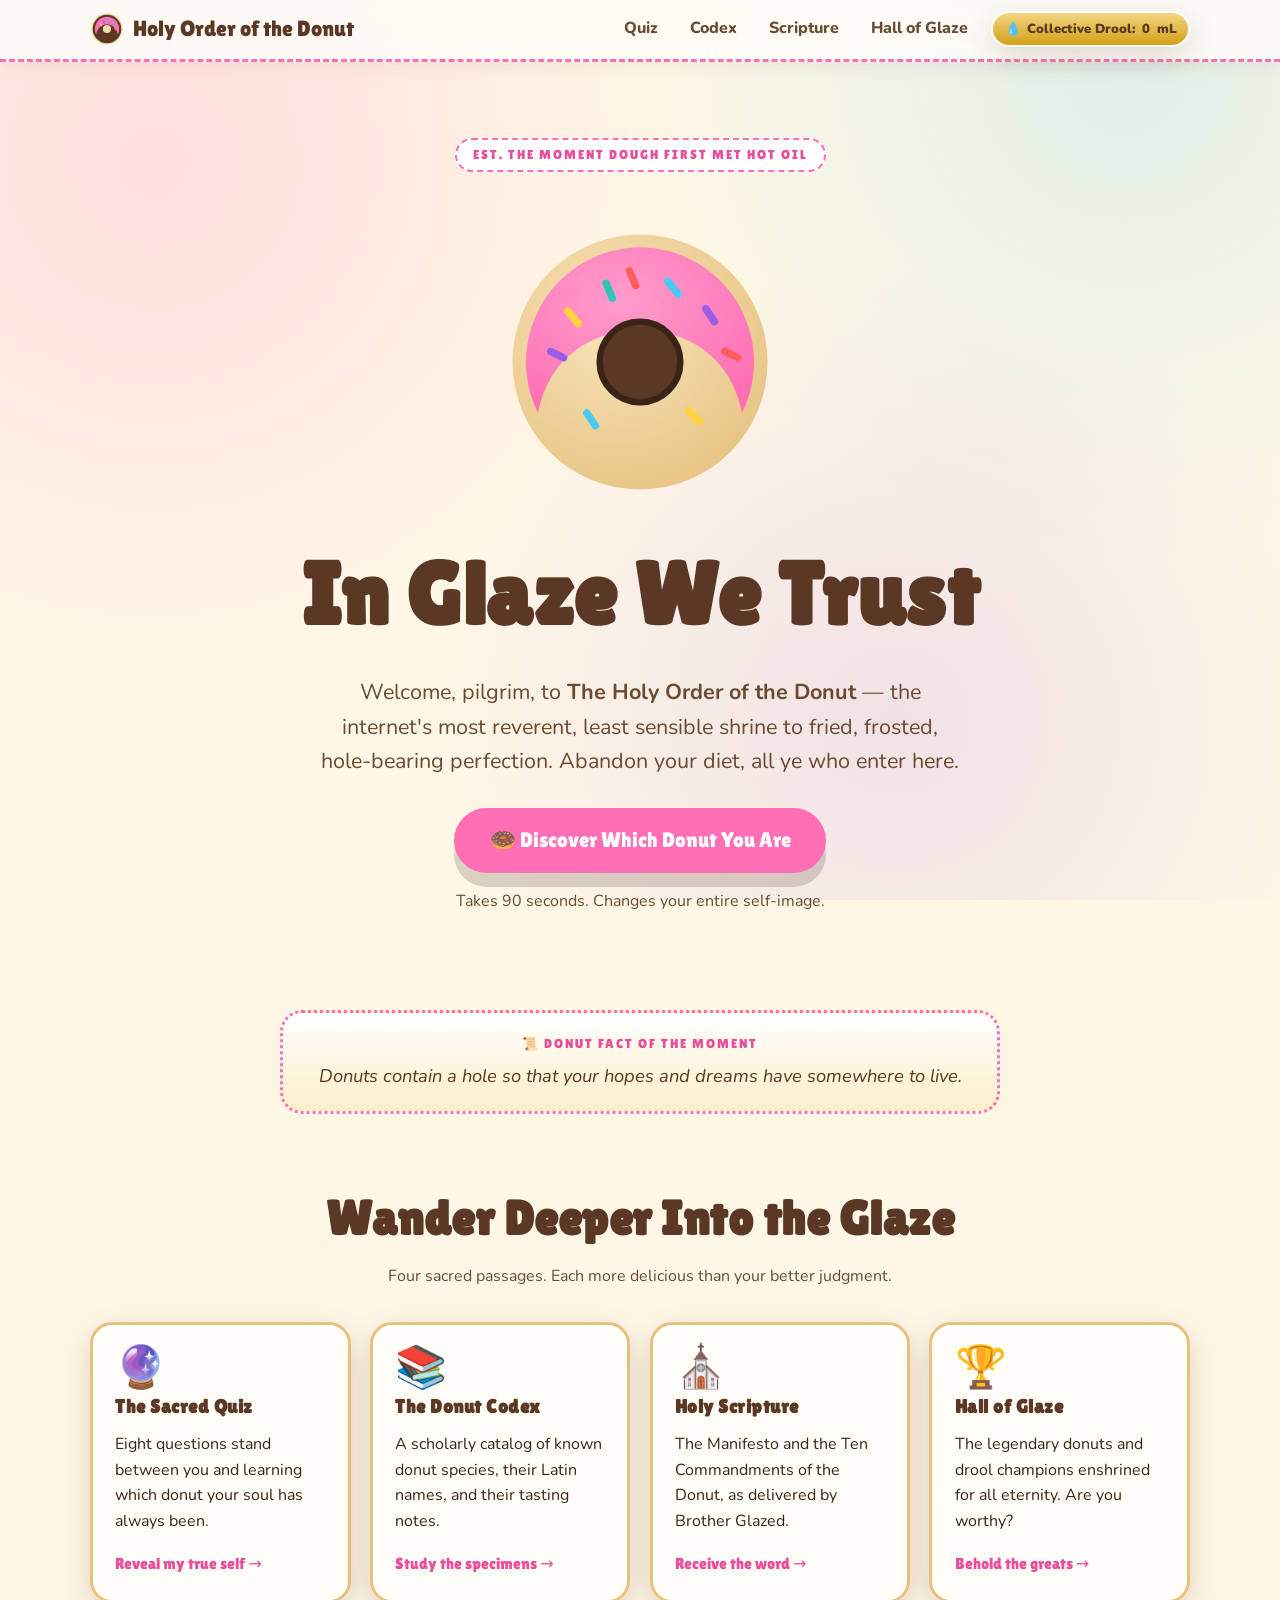
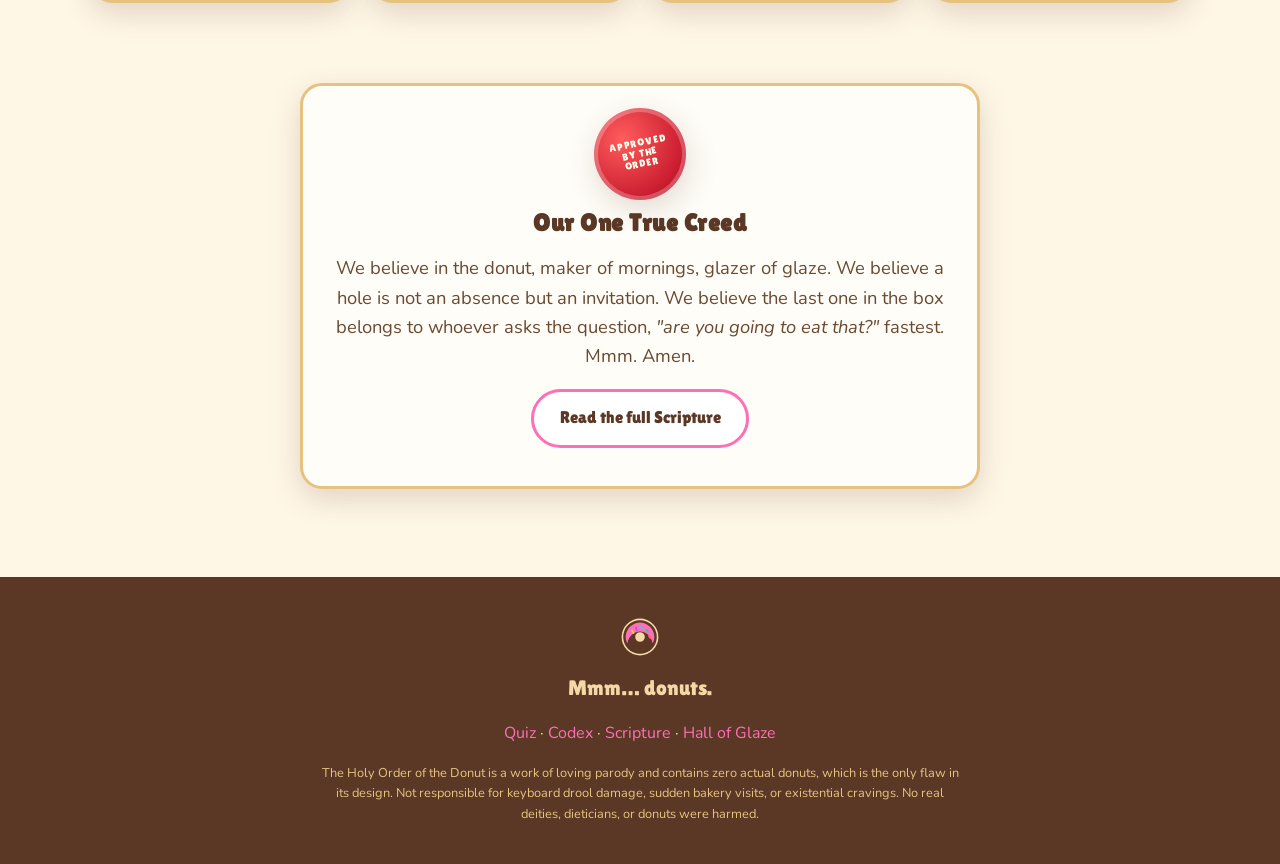
<file: index.html>
<!DOCTYPE html>
<html lang="en">
<head>
  <meta charset="UTF-8" />
  <meta name="viewport" content="width=device-width, initial-scale=1.0" />
  <title>The Holy Order of the Donut 🍩 — In Glaze We Trust</title>
  <meta name="description" content="The official shrine of The Holy Order of the Donut. Take the sacred quiz, study the Codex, read the Commandments. Mmm… donuts." />
  <link rel="icon" href="assets/favicon.svg" type="image/svg+xml" />
  <link rel="preconnect" href="https://fonts.googleapis.com" />
  <link rel="preconnect" href="https://fonts.gstatic.com" crossorigin />
  <link href="https://fonts.googleapis.com/css2?family=Lilita+One&family=Nunito:ital,wght@0,400;0,700;0,800;0,900;1,700&display=swap" rel="stylesheet" />
  <link rel="stylesheet" href="css/style.css" />
</head>
<body>
  <!-- ===== Header ===== -->
  <header class="site-header">
    <nav class="nav wrap" aria-label="Primary">
      <a class="brand" href="index.html">
        <img class="donut-mark" src="assets/favicon.svg" alt="" aria-hidden="true" />
        Holy Order of the Donut
      </a>
      <div class="nav-links">
        <a href="quiz.html">Quiz</a>
        <a href="codex.html">Codex</a>
        <a href="scripture.html">Scripture</a>
        <a href="hall-of-glaze.html">Hall of Glaze</a>
        <span class="drool-meter" title="Collective drool produced by pilgrims like you.">
          <span class="drop" aria-hidden="true">💧</span>
          Collective Drool: <span data-drool-count>0</span> mL
        </span>
      </div>
    </nav>
  </header>

  <main>
    <!-- ===== Hero ===== -->
    <section class="hero wrap">
      <span class="kicker">Est. the moment dough first met hot oil</span>

      <!-- Hero donut with drool drips -->
      <svg class="hero-donut" viewBox="0 0 320 320" role="img" aria-label="A glazed pink donut, drooling slightly. As one does.">
        <defs>
          <radialGradient id="dough" cx="40%" cy="35%" r="75%">
            <stop offset="0%" stop-color="#f8e4ba"/>
            <stop offset="100%" stop-color="#e6c281"/>
          </radialGradient>
          <radialGradient id="frost" cx="42%" cy="32%" r="75%">
            <stop offset="0%" stop-color="#ff9ccb"/>
            <stop offset="100%" stop-color="#ff6fb5"/>
          </radialGradient>
        </defs>

        <!-- drool drips (animated) -->
        <g>
          <ellipse class="drip-drop" cx="96" cy="250" rx="7" ry="11" fill="#bfeaff" opacity="0.9"/>
          <ellipse class="drip-drop d2" cx="160" cy="262" rx="8" ry="13" fill="#bfeaff" opacity="0.9"/>
          <ellipse class="drip-drop d3" cx="226" cy="250" rx="6" ry="10" fill="#bfeaff" opacity="0.9"/>
        </g>

        <g class="spinner">
          <!-- dough body -->
          <circle cx="160" cy="160" r="120" fill="url(#dough)"/>
          <!-- frosting -->
          <path d="M160 52a108 108 0 0 0-96 156c10-52 50-78 96-78s86 26 96 78A108 108 0 0 0 160 52z" fill="url(#frost)"/>
          <!-- drippy frosting edge -->
          <circle cx="160" cy="160" r="108" fill="none" stroke="#ff6fb5" stroke-width="0"/>
          <!-- hole -->
          <circle cx="160" cy="160" r="38" fill="#5a3825"/>
          <circle cx="160" cy="160" r="38" fill="none" stroke="#3a2417" stroke-width="6"/>
          <!-- sprinkles -->
          <g stroke-width="7" stroke-linecap="round">
            <line x1="92" y1="112" x2="102" y2="124" stroke="#ffd23f"/>
            <line x1="128" y1="86"  x2="134" y2="100" stroke="#2ec4b6"/>
            <line x1="186" y1="84"  x2="196" y2="96" stroke="#4cc9f0"/>
            <line x1="222" y1="110" x2="230" y2="122" stroke="#9b5de5"/>
            <line x1="240" y1="150" x2="252" y2="156" stroke="#ff5d5d"/>
            <line x1="76"  y1="150" x2="88"  y2="156" stroke="#9b5de5"/>
            <line x1="110" y1="208" x2="118" y2="220" stroke="#4cc9f0"/>
            <line x1="206" y1="206" x2="216" y2="216" stroke="#ffd23f"/>
            <line x1="150" y1="74"  x2="156" y2="88" stroke="#ff5d5d"/>
          </g>
        </g>
      </svg>

      <h1>In Glaze We Trust</h1>
      <p class="lede">Welcome, pilgrim, to <strong>The Holy Order of the Donut</strong> — the internet's most reverent, least sensible shrine to fried, frosted, hole-bearing perfection. Abandon your diet, all ye who enter here.</p>

      <p>
        <a class="btn big" href="quiz.html" data-drool="10">🍩 Discover Which Donut You Are</a>
      </p>
      <p class="muted" style="margin-top:0.6rem;">Takes 90 seconds. Changes your entire self-image.</p>
    </section>

    <!-- ===== Fact ticker ===== -->
    <section class="wrap">
      <blockquote class="fact">
        <span class="label">📜 Donut Fact of the Moment</span>
        <span data-fact>Loading sacred knowledge…</span>
      </blockquote>
    </section>

    <!-- ===== Rabbit holes ===== -->
    <section class="section wrap">
      <h2>Wander Deeper Into the Glaze</h2>
      <p class="sub">Four sacred passages. Each more delicious than your better judgment.</p>
      <div class="card-grid">
        <a class="card rabbit-hole" href="quiz.html" data-drool="3">
          <span class="emoji" aria-hidden="true">🔮</span>
          <h3>The Sacred Quiz</h3>
          <p>Eight questions stand between you and learning which donut your soul has always been.</p>
          <span class="go">Reveal my true self →</span>
        </a>
        <a class="card rabbit-hole" href="codex.html" data-drool="3">
          <span class="emoji" aria-hidden="true">📚</span>
          <h3>The Donut Codex</h3>
          <p>A scholarly catalog of known donut species, their Latin names, and their tasting notes.</p>
          <span class="go">Study the specimens →</span>
        </a>
        <a class="card rabbit-hole" href="scripture.html" data-drool="3">
          <span class="emoji" aria-hidden="true">⛪</span>
          <h3>Holy Scripture</h3>
          <p>The Manifesto and the Ten Commandments of the Donut, as delivered by Brother Glazed.</p>
          <span class="go">Receive the word →</span>
        </a>
        <a class="card rabbit-hole" href="hall-of-glaze.html" data-drool="3">
          <span class="emoji" aria-hidden="true">🏆</span>
          <h3>Hall of Glaze</h3>
          <p>The legendary donuts and drool champions enshrined for all eternity. Are you worthy?</p>
          <span class="go">Behold the greats →</span>
        </a>
      </div>
    </section>

    <!-- ===== Creed ===== -->
    <section class="section wrap center">
      <div class="card" style="max-width:680px;margin:0 auto;">
        <div class="seal" aria-hidden="true">Approved<br>by the<br>Order</div>
        <h2 style="margin-top:0.6rem;">Our One True Creed</h2>
        <p class="muted" style="font-size:1.15rem;">
          We believe in the donut, maker of mornings, glazer of glaze. We believe a hole is not an absence but an invitation. We believe the last one in the box belongs to whoever asks the question, <em>"are you going to eat that?"</em> fastest. Mmm. Amen.
        </p>
        <p><a class="btn ghost" href="scripture.html" data-drool="5">Read the full Scripture</a></p>
      </div>
    </section>
  </main>

  <!-- ===== Footer ===== -->
  <footer class="site-footer">
    <img class="donut-mark" src="assets/favicon.svg" alt="" aria-hidden="true" />
    <p style="font-family:var(--font-display);font-size:1.3rem;margin:0.4rem 0;">Mmm… donuts.</p>
    <p><a href="quiz.html">Quiz</a> · <a href="codex.html">Codex</a> · <a href="scripture.html">Scripture</a> · <a href="hall-of-glaze.html">Hall of Glaze</a></p>
    <p class="fine">The Holy Order of the Donut is a work of loving parody and contains zero actual donuts, which is the only flaw in its design. Not responsible for keyboard drool damage, sudden bakery visits, or existential cravings. No real deities, dieticians, or donuts were harmed.</p>
  </footer>

  <script src="js/main.js"></script>
</body>
</html>
</file>
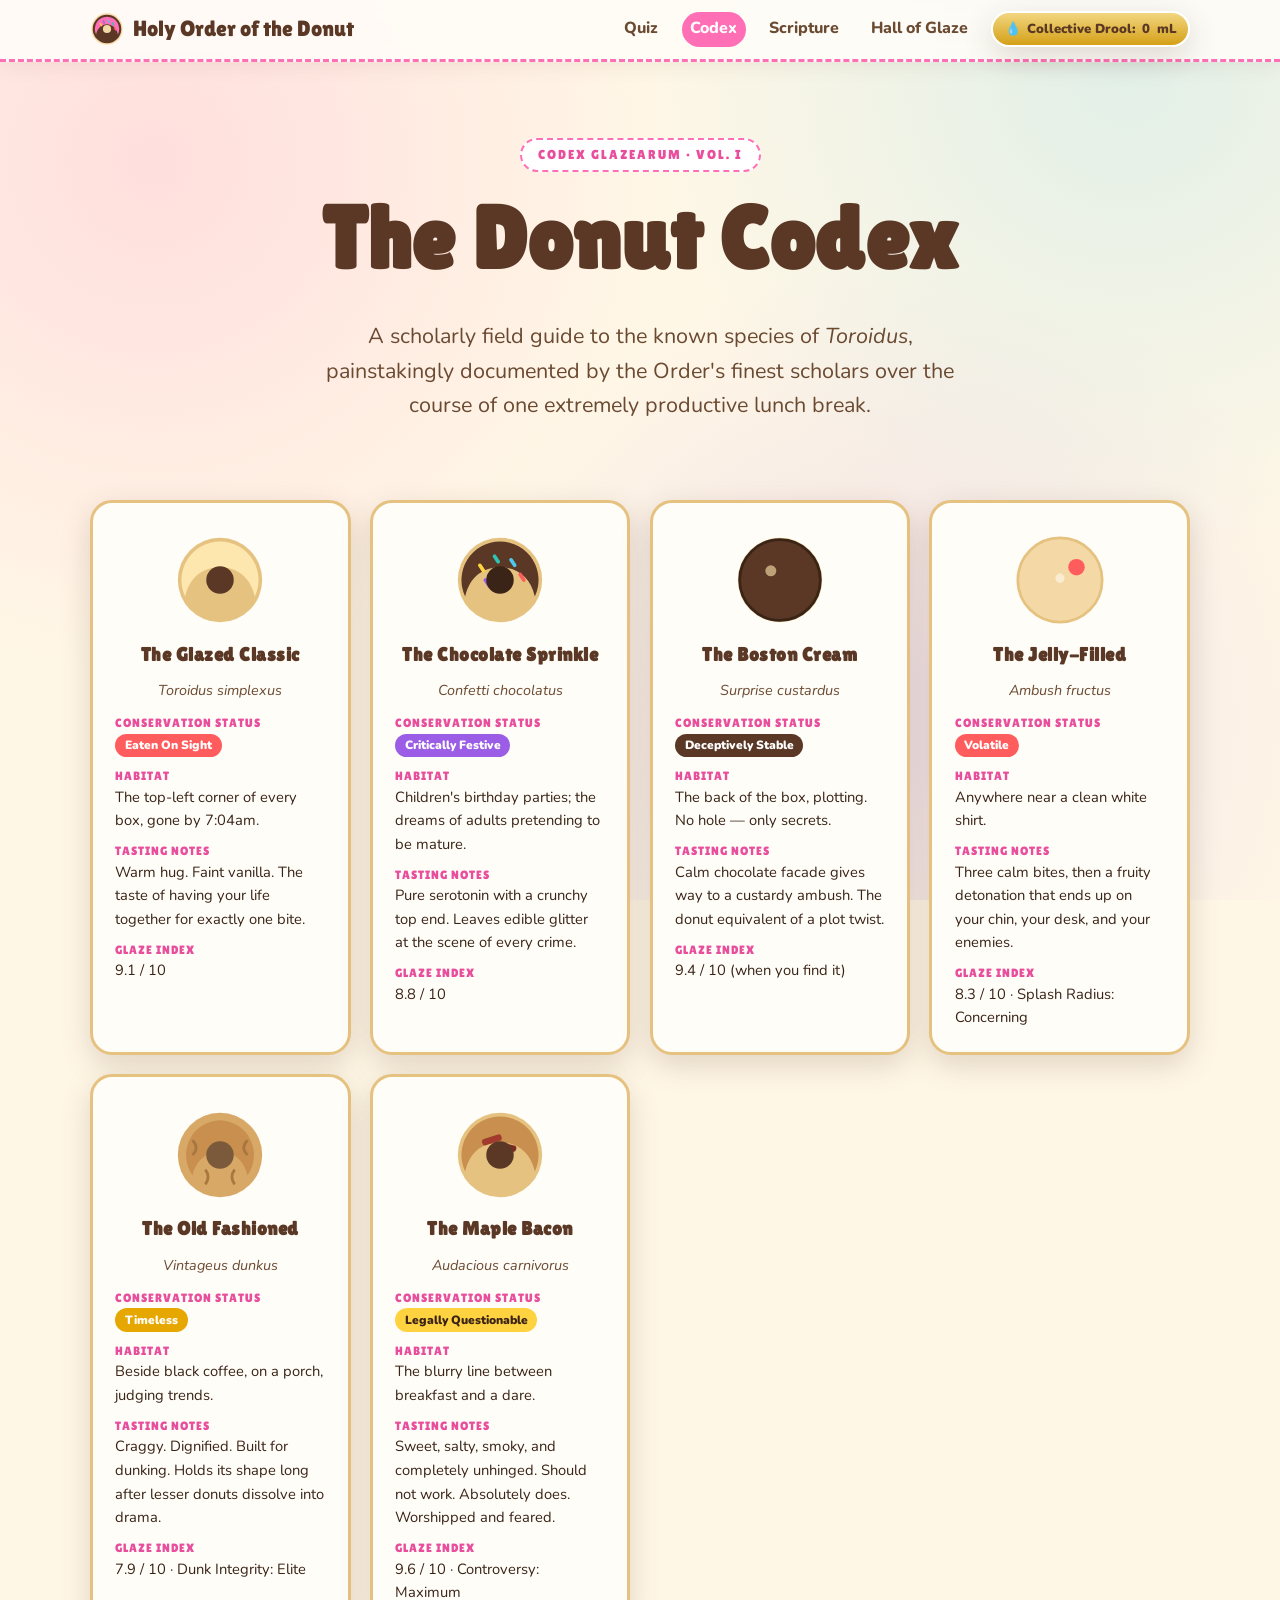
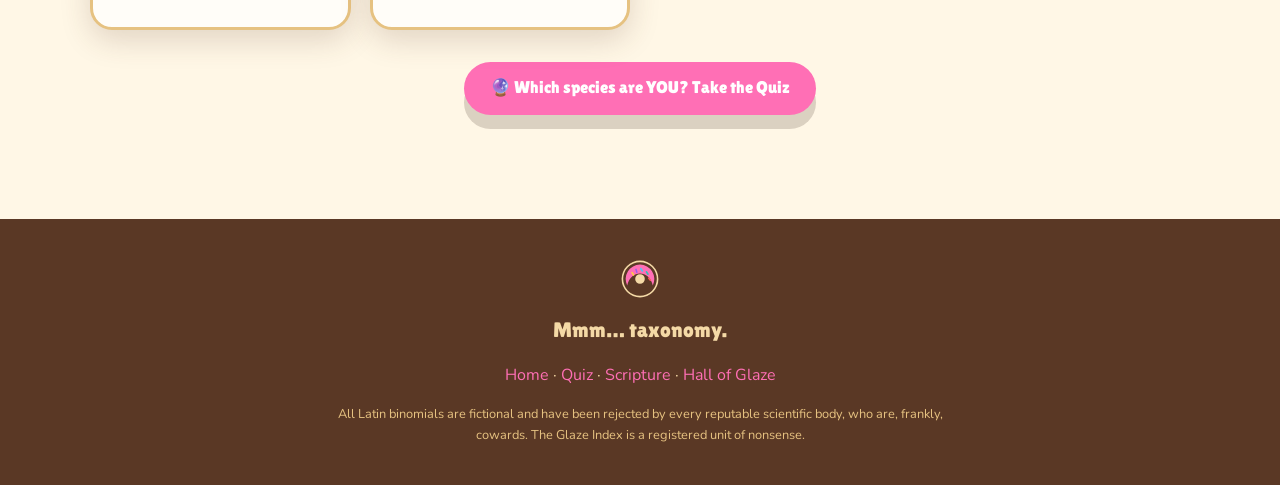
<file: codex.html>
<!DOCTYPE html>
<html lang="en">
<head>
  <meta charset="UTF-8" />
  <meta name="viewport" content="width=device-width, initial-scale=1.0" />
  <title>The Donut Codex 📚 — A Field Guide to Known Species</title>
  <meta name="description" content="A scholarly catalog of donut species, their Latin binomials, habitats, and tasting notes. From The Holy Order of the Donut." />
  <link rel="icon" href="assets/favicon.svg" type="image/svg+xml" />
  <link rel="preconnect" href="https://fonts.googleapis.com" />
  <link rel="preconnect" href="https://fonts.gstatic.com" crossorigin />
  <link href="https://fonts.googleapis.com/css2?family=Lilita+One&family=Nunito:ital,wght@0,400;0,700;0,800;0,900;1,700&display=swap" rel="stylesheet" />
  <link rel="stylesheet" href="css/style.css" />
</head>
<body>
  <header class="site-header">
    <nav class="nav wrap" aria-label="Primary">
      <a class="brand" href="index.html">
        <img class="donut-mark" src="assets/favicon.svg" alt="" aria-hidden="true" />
        Holy Order of the Donut
      </a>
      <div class="nav-links">
        <a href="quiz.html">Quiz</a>
        <a href="codex.html">Codex</a>
        <a href="scripture.html">Scripture</a>
        <a href="hall-of-glaze.html">Hall of Glaze</a>
        <span class="drool-meter" title="Collective drool produced by pilgrims like you.">
          <span class="drop" aria-hidden="true">💧</span>
          Collective Drool: <span data-drool-count>0</span> mL
        </span>
      </div>
    </nav>
  </header>

  <main>
    <section class="hero wrap" style="padding-bottom:0.5rem;">
      <span class="kicker">Codex Glazearum · Vol. I</span>
      <h1>The Donut Codex</h1>
      <p class="lede">A scholarly field guide to the known species of <em>Toroidus</em>, painstakingly documented by the Order's finest scholars over the course of one extremely productive lunch break.</p>
    </section>

    <section class="section wrap">
      <div class="card-grid">

        <!-- Glazed Classic -->
        <article class="card specimen">
          <svg class="donut-art" viewBox="0 0 120 120" aria-hidden="true">
            <circle cx="60" cy="60" r="46" fill="#e6c281"/>
            <path d="M60 18a42 42 0 0 0-38 60c5-22 20-32 38-32s33 10 38 32A42 42 0 0 0 60 18z" fill="#ffe9b0" opacity="0.95"/>
            <circle cx="60" cy="60" r="15" fill="#5a3825"/>
          </svg>
          <h3>The Glazed Classic</h3>
          <p class="binom">Toroidus simplexus</p>
          <dl>
            <dt>Conservation Status</dt><dd><span class="status-pill">Eaten On Sight</span></dd>
            <dt>Habitat</dt><dd>The top-left corner of every box, gone by 7:04am.</dd>
            <dt>Tasting Notes</dt><dd>Warm hug. Faint vanilla. The taste of having your life together for exactly one bite.</dd>
            <dt>Glaze Index</dt><dd>9.1 / 10</dd>
          </dl>
        </article>

        <!-- Chocolate Sprinkle -->
        <article class="card specimen">
          <svg class="donut-art" viewBox="0 0 120 120" aria-hidden="true">
            <circle cx="60" cy="60" r="46" fill="#e6c281"/>
            <path d="M60 18a42 42 0 0 0-38 60c5-22 20-32 38-32s33 10 38 32A42 42 0 0 0 60 18z" fill="#5a3825"/>
            <g stroke-width="4" stroke-linecap="round">
              <line x1="38" y1="44" x2="42" y2="50" stroke="#ffd23f"/>
              <line x1="54" y1="34" x2="58" y2="40" stroke="#2ec4b6"/>
              <line x1="72" y1="38" x2="76" y2="44" stroke="#4cc9f0"/>
              <line x1="82" y1="54" x2="86" y2="60" stroke="#ff5d5d"/>
              <line x1="44" y1="60" x2="48" y2="66" stroke="#9b5de5"/>
            </g>
            <circle cx="60" cy="60" r="15" fill="#3a2417"/>
          </svg>
          <h3>The Chocolate Sprinkle</h3>
          <p class="binom">Confetti chocolatus</p>
          <dl>
            <dt>Conservation Status</dt><dd><span class="status-pill" style="background:#9b5de5">Critically Festive</span></dd>
            <dt>Habitat</dt><dd>Children's birthday parties; the dreams of adults pretending to be mature.</dd>
            <dt>Tasting Notes</dt><dd>Pure serotonin with a crunchy top end. Leaves edible glitter at the scene of every crime.</dd>
            <dt>Glaze Index</dt><dd>8.8 / 10</dd>
          </dl>
        </article>

        <!-- Boston Cream -->
        <article class="card specimen">
          <svg class="donut-art" viewBox="0 0 120 120" aria-hidden="true">
            <circle cx="60" cy="60" r="46" fill="#e6c281"/>
            <path d="M60 16a44 44 0 0 0-44 44 44 44 0 0 0 88 0 44 44 0 0 0-44-44z" fill="#5a3825"/>
            <circle cx="60" cy="60" r="44" fill="none" stroke="#3a2417" stroke-width="3"/>
            <circle cx="50" cy="50" r="6" fill="#ffe9b0" opacity="0.6"/>
          </svg>
          <h3>The Boston Cream</h3>
          <p class="binom">Surprise custardus</p>
          <dl>
            <dt>Conservation Status</dt><dd><span class="status-pill" style="background:#5a3825">Deceptively Stable</span></dd>
            <dt>Habitat</dt><dd>The back of the box, plotting. No hole — only secrets.</dd>
            <dt>Tasting Notes</dt><dd>Calm chocolate facade gives way to a custardy ambush. The donut equivalent of a plot twist.</dd>
            <dt>Glaze Index</dt><dd>9.4 / 10 (when you find it)</dd>
          </dl>
        </article>

        <!-- Jelly-Filled -->
        <article class="card specimen">
          <svg class="donut-art" viewBox="0 0 120 120" aria-hidden="true">
            <circle cx="60" cy="60" r="46" fill="#f4d9a6"/>
            <circle cx="60" cy="60" r="46" fill="none" stroke="#e6c281" stroke-width="3"/>
            <circle cx="78" cy="46" r="9" fill="#ff5d5d"/>
            <circle cx="60" cy="58" r="5" fill="#fff" opacity="0.5"/>
          </svg>
          <h3>The Jelly-Filled</h3>
          <p class="binom">Ambush fructus</p>
          <dl>
            <dt>Conservation Status</dt><dd><span class="status-pill">Volatile</span></dd>
            <dt>Habitat</dt><dd>Anywhere near a clean white shirt.</dd>
            <dt>Tasting Notes</dt><dd>Three calm bites, then a fruity detonation that ends up on your chin, your desk, and your enemies.</dd>
            <dt>Glaze Index</dt><dd>8.3 / 10 · Splash Radius: Concerning</dd>
          </dl>
        </article>

        <!-- Old Fashioned -->
        <article class="card specimen">
          <svg class="donut-art" viewBox="0 0 120 120" aria-hidden="true">
            <circle cx="60" cy="60" r="46" fill="#d8a866"/>
            <path d="M60 22a38 38 0 0 0-30 60c4-16 16-26 30-26s26 10 30 26A38 38 0 0 0 60 22z" fill="#c98f4e"/>
            <circle cx="60" cy="60" r="15" fill="#7a5a3a"/>
            <path d="M30 60q8-8 0-16M90 60q-8-8 0-16M44 92q6-8 0-16M76 92q-6-8 0-16" stroke="#a8763f" stroke-width="3" fill="none"/>
          </svg>
          <h3>The Old Fashioned</h3>
          <p class="binom">Vintageus dunkus</p>
          <dl>
            <dt>Conservation Status</dt><dd><span class="status-pill" style="background:#e6a700">Timeless</span></dd>
            <dt>Habitat</dt><dd>Beside black coffee, on a porch, judging trends.</dd>
            <dt>Tasting Notes</dt><dd>Craggy. Dignified. Built for dunking. Holds its shape long after lesser donuts dissolve into drama.</dd>
            <dt>Glaze Index</dt><dd>7.9 / 10 · Dunk Integrity: Elite</dd>
          </dl>
        </article>

        <!-- Maple Bacon -->
        <article class="card specimen">
          <svg class="donut-art" viewBox="0 0 120 120" aria-hidden="true">
            <circle cx="60" cy="60" r="46" fill="#e6c281"/>
            <path d="M60 18a42 42 0 0 0-38 60c5-22 20-32 38-32s33 10 38 32A42 42 0 0 0 60 18z" fill="#c98f4e"/>
            <rect x="40" y="40" width="22" height="7" rx="3" fill="#a23b2e" transform="rotate(-18 51 43)"/>
            <rect x="58" y="48" width="20" height="7" rx="3" fill="#7a2a20" transform="rotate(12 68 51)"/>
            <circle cx="60" cy="60" r="15" fill="#5a3825"/>
          </svg>
          <h3>The Maple Bacon</h3>
          <p class="binom">Audacious carnivorus</p>
          <dl>
            <dt>Conservation Status</dt><dd><span class="status-pill" style="background:#ffd23f;color:#3a2417">Legally Questionable</span></dd>
            <dt>Habitat</dt><dd>The blurry line between breakfast and a dare.</dd>
            <dt>Tasting Notes</dt><dd>Sweet, salty, smoky, and completely unhinged. Should not work. Absolutely does. Worshipped and feared.</dd>
            <dt>Glaze Index</dt><dd>9.6 / 10 · Controversy: Maximum</dd>
          </dl>
        </article>

      </div>

      <p class="center" style="margin-top:2rem;">
        <a class="btn" href="quiz.html" data-drool="5">🔮 Which species are YOU? Take the Quiz</a>
      </p>
    </section>
  </main>

  <footer class="site-footer">
    <img class="donut-mark" src="assets/favicon.svg" alt="" aria-hidden="true" />
    <p style="font-family:var(--font-display);font-size:1.3rem;margin:0.4rem 0;">Mmm… taxonomy.</p>
    <p><a href="index.html">Home</a> · <a href="quiz.html">Quiz</a> · <a href="scripture.html">Scripture</a> · <a href="hall-of-glaze.html">Hall of Glaze</a></p>
    <p class="fine">All Latin binomials are fictional and have been rejected by every reputable scientific body, who are, frankly, cowards. The Glaze Index is a registered unit of nonsense.</p>
  </footer>

  <script src="js/main.js"></script>
</body>
</html>
</file>
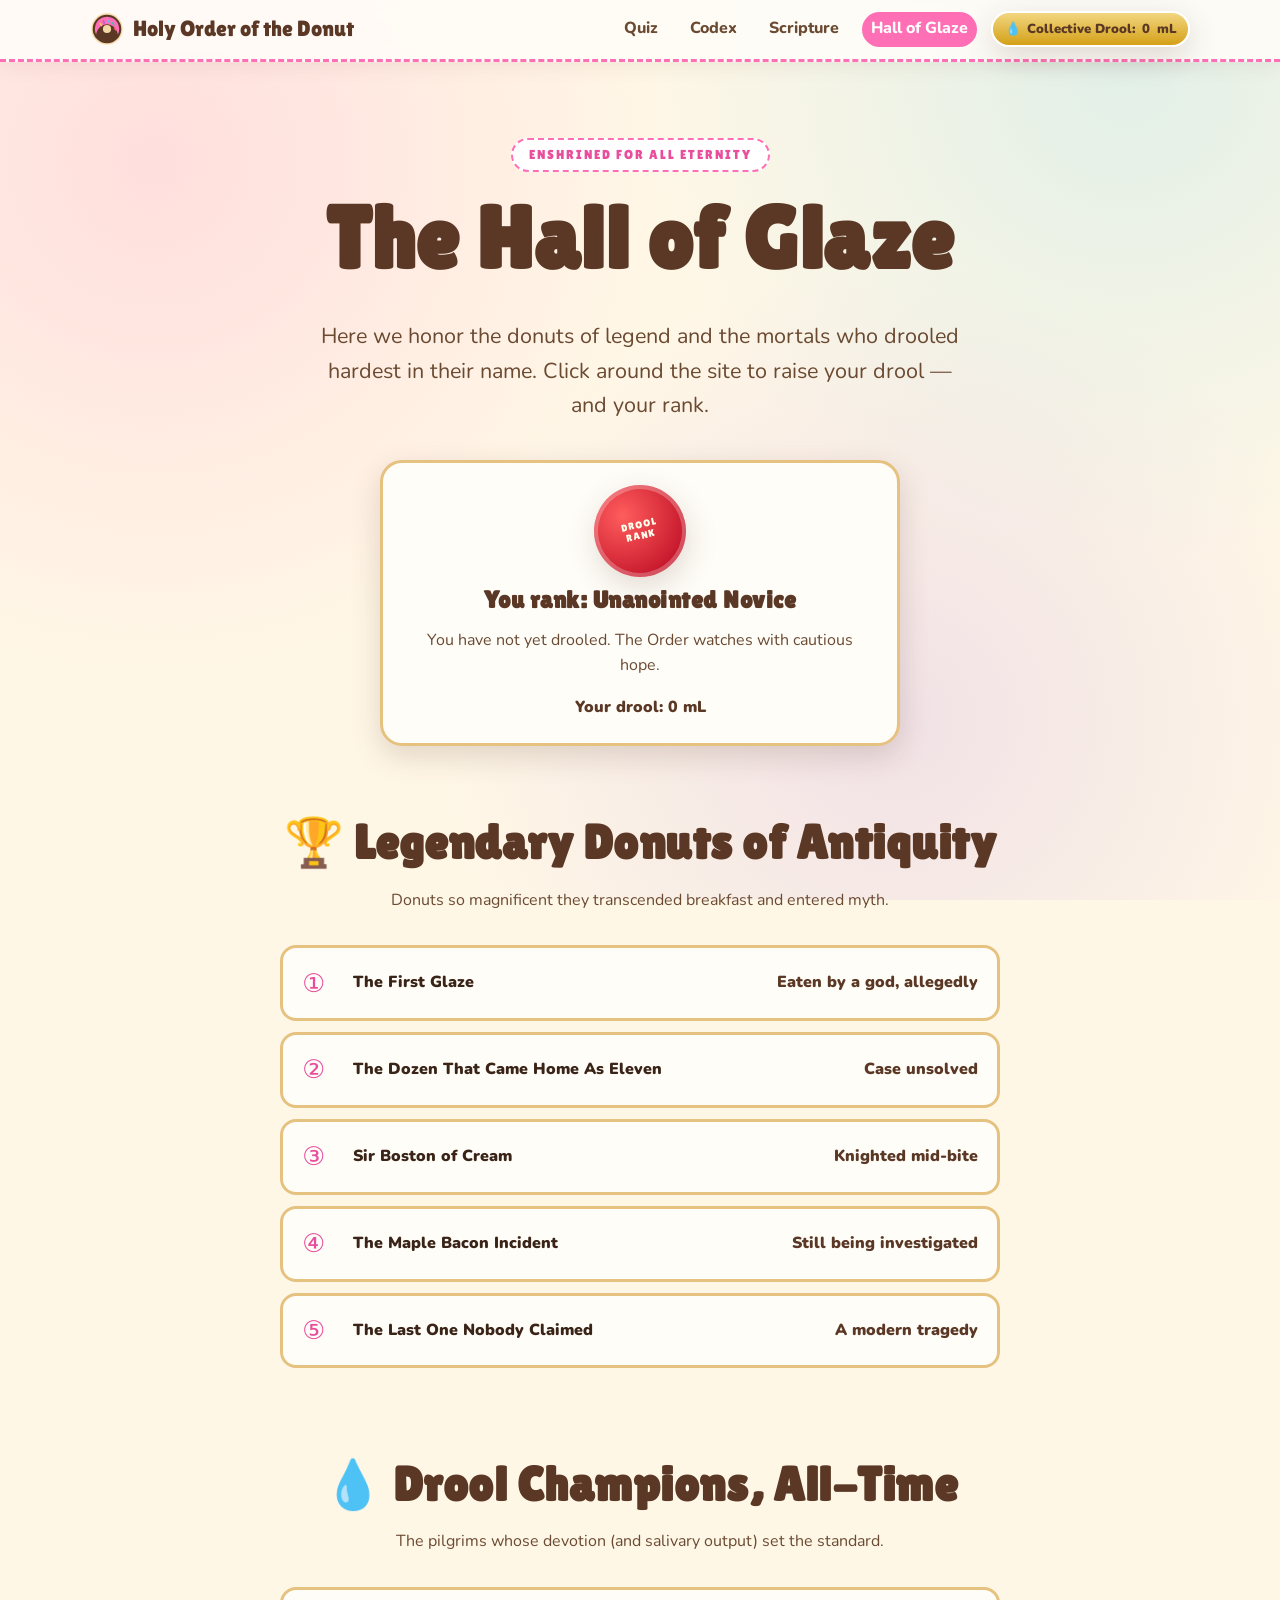
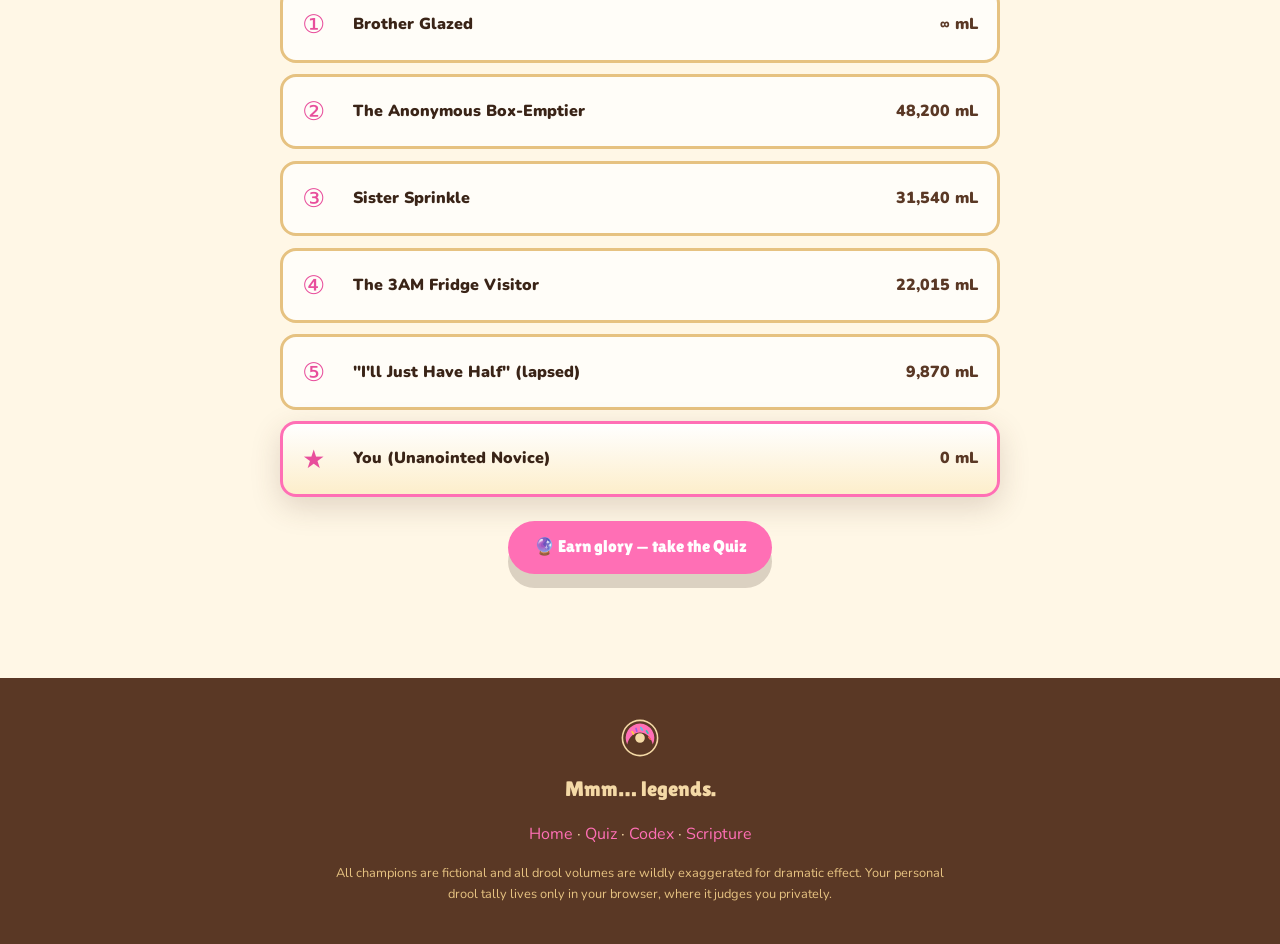
<file: hall-of-glaze.html>
<!DOCTYPE html>
<html lang="en">
<head>
  <meta charset="UTF-8" />
  <meta name="viewport" content="width=device-width, initial-scale=1.0" />
  <title>Hall of Glaze 🏆 — Legendary Donuts & Drool Champions</title>
  <meta name="description" content="The eternal leaderboard of legendary donuts and the drool champions who love them. Find your rank in The Holy Order of the Donut." />
  <link rel="icon" href="assets/favicon.svg" type="image/svg+xml" />
  <link rel="preconnect" href="https://fonts.googleapis.com" />
  <link rel="preconnect" href="https://fonts.gstatic.com" crossorigin />
  <link href="https://fonts.googleapis.com/css2?family=Lilita+One&family=Nunito:ital,wght@0,400;0,700;0,800;0,900;1,700&display=swap" rel="stylesheet" />
  <link rel="stylesheet" href="css/style.css" />
</head>
<body>
  <header class="site-header">
    <nav class="nav wrap" aria-label="Primary">
      <a class="brand" href="index.html">
        <img class="donut-mark" src="assets/favicon.svg" alt="" aria-hidden="true" />
        Holy Order of the Donut
      </a>
      <div class="nav-links">
        <a href="quiz.html">Quiz</a>
        <a href="codex.html">Codex</a>
        <a href="scripture.html">Scripture</a>
        <a href="hall-of-glaze.html">Hall of Glaze</a>
        <span class="drool-meter" title="Collective drool produced by pilgrims like you.">
          <span class="drop" aria-hidden="true">💧</span>
          Collective Drool: <span data-drool-count>0</span> mL
        </span>
      </div>
    </nav>
  </header>

  <main>
    <section class="hero wrap" style="padding-bottom:0.5rem;">
      <span class="kicker">Enshrined for all eternity</span>
      <h1>The Hall of Glaze</h1>
      <p class="lede">Here we honor the donuts of legend and the mortals who drooled hardest in their name. Click around the site to raise your drool — and your rank.</p>
    </section>

    <!-- Your rank -->
    <section class="wrap">
      <div class="card rank-badge">
        <div class="seal" aria-hidden="true">Drool<br>Rank</div>
        <h2 style="margin:0.6rem 0 0.2rem;" id="rank-title">Calculating your worth…</h2>
        <p class="muted" id="rank-desc">Measuring the contents of your drool ledger.</p>
        <p style="margin:0;font-weight:900;color:var(--choco);">Your drool: <span data-drool-count>0</span> mL</p>
      </div>
    </section>

    <!-- Legendary donuts -->
    <section class="section wrap">
      <h2>🏆 Legendary Donuts of Antiquity</h2>
      <p class="sub">Donuts so magnificent they transcended breakfast and entered myth.</p>
      <ol class="leaderboard">
        <li><span class="rank">①</span><span class="who">The First Glaze</span><span class="score">Eaten by a god, allegedly</span></li>
        <li><span class="rank">②</span><span class="who">The Dozen That Came Home As Eleven</span><span class="score">Case unsolved</span></li>
        <li><span class="rank">③</span><span class="who">Sir Boston of Cream</span><span class="score">Knighted mid-bite</span></li>
        <li><span class="rank">④</span><span class="who">The Maple Bacon Incident</span><span class="score">Still being investigated</span></li>
        <li><span class="rank">⑤</span><span class="who">The Last One Nobody Claimed</span><span class="score">A modern tragedy</span></li>
      </ol>
    </section>

    <!-- Drool champions -->
    <section class="section wrap">
      <h2>💧 Drool Champions, All-Time</h2>
      <p class="sub">The pilgrims whose devotion (and salivary output) set the standard.</p>
      <ol class="leaderboard" id="champions">
        <li><span class="rank">①</span><span class="who">Brother Glazed</span><span class="score">∞ mL</span></li>
        <li><span class="rank">②</span><span class="who">The Anonymous Box-Emptier</span><span class="score">48,200 mL</span></li>
        <li><span class="rank">③</span><span class="who">Sister Sprinkle</span><span class="score">31,540 mL</span></li>
        <li><span class="rank">④</span><span class="who">The 3AM Fridge Visitor</span><span class="score">22,015 mL</span></li>
        <li><span class="rank">⑤</span><span class="who">"I'll Just Have Half" (lapsed)</span><span class="score">9,870 mL</span></li>
        <!-- visitor row injected here -->
      </ol>
      <p class="center" style="margin-top:1.5rem;">
        <a class="btn" href="quiz.html" data-drool="8">🔮 Earn glory — take the Quiz</a>
      </p>
    </section>
  </main>

  <footer class="site-footer">
    <img class="donut-mark" src="assets/favicon.svg" alt="" aria-hidden="true" />
    <p style="font-family:var(--font-display);font-size:1.3rem;margin:0.4rem 0;">Mmm… legends.</p>
    <p><a href="index.html">Home</a> · <a href="quiz.html">Quiz</a> · <a href="codex.html">Codex</a> · <a href="scripture.html">Scripture</a></p>
    <p class="fine">All champions are fictional and all drool volumes are wildly exaggerated for dramatic effect. Your personal drool tally lives only in your browser, where it judges you privately.</p>
  </footer>

  <script src="js/main.js"></script>
  <script>
    /* Compute the visitor's drool rank and enshrine them. */
    (function () {
      var TITLES = [
        { min: 0,    title: "Unanointed Novice",        desc: "You have not yet drooled. The Order watches with cautious hope." },
        { min: 10,   title: "Apprentice Droolist",       desc: "A trickle of devotion. Keep clicking, pilgrim." },
        { min: 30,   title: "Sprinkle Initiate",         desc: "Promising salivation. Brother Glazed has noticed you." },
        { min: 60,   title: "Glaze Acolyte",             desc: "Your reverence is showing. So is the drool." },
        { min: 100,  title: "Keeper of the Box",         desc: "Trusted with the last donut. A heavy honor." },
        { min: 175,  title: "High Holer",                desc: "Devotion bordering on the concerning. We respect it." },
        { min: 300,  title: "Saint of the Sacred Ring",  desc: "You have transcended snacking. You ARE the snack now." }
      ];
      function rankFor(v) {
        var r = TITLES[0];
        for (var i = 0; i < TITLES.length; i++) if (v >= TITLES[i].min) r = TITLES[i];
        return r;
      }
      document.addEventListener("DOMContentLoaded", function () {
        var v = (window.HOOD && window.HOOD.getDrool) ? window.HOOD.getDrool() : 0;
        var r = rankFor(v);
        var t = document.getElementById("rank-title");
        var d = document.getElementById("rank-desc");
        if (t) t.textContent = "You rank: " + r.title;
        if (d) d.textContent = r.desc;

        // Enshrine the visitor in the champions list.
        var list = document.getElementById("champions");
        if (list) {
          var li = document.createElement("li");
          li.className = "you";
          li.innerHTML = '<span class="rank">★</span><span class="who">You (' + r.title + ')</span><span class="score">' + v.toLocaleString("en-US") + ' mL</span>';
          list.appendChild(li);
        }
      });
    })();
  </script>
</body>
</html>
</file>
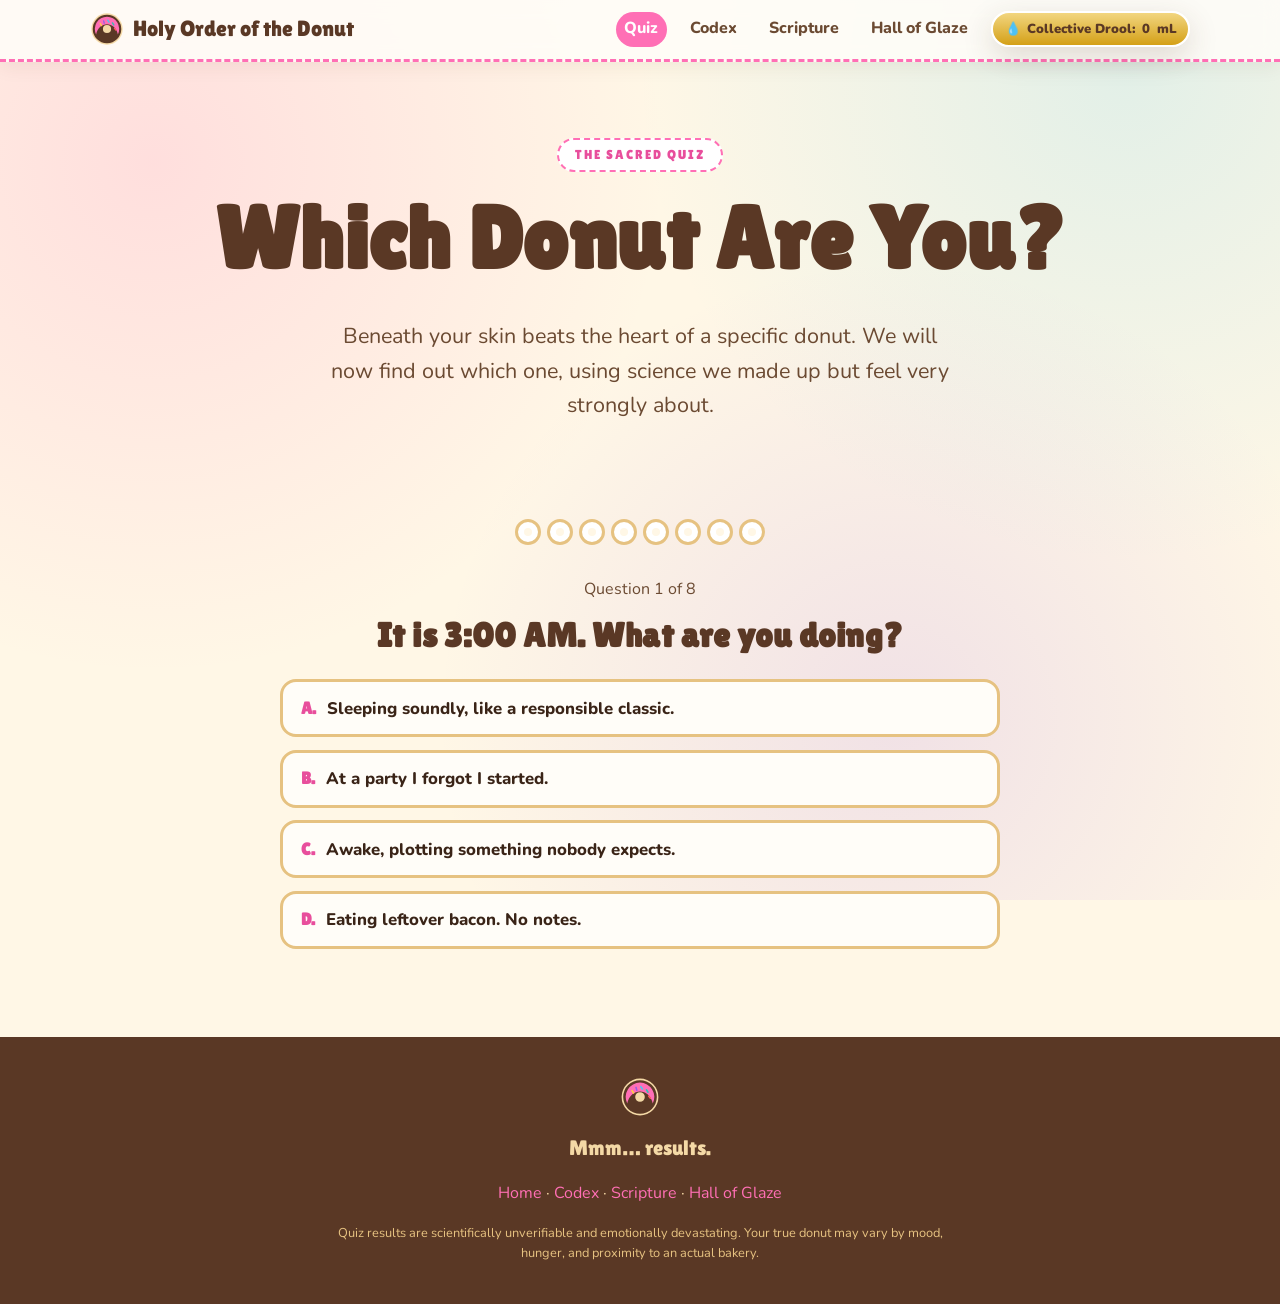
<file: quiz.html>
<!DOCTYPE html>
<html lang="en">
<head>
  <meta charset="UTF-8" />
  <meta name="viewport" content="width=device-width, initial-scale=1.0" />
  <title>Which Donut Are You? 🔮 — The Sacred Quiz</title>
  <meta name="description" content="Eight sacred questions reveal which donut your soul has been all along. Take The Holy Order of the Donut's official personality quiz." />
  <link rel="icon" href="assets/favicon.svg" type="image/svg+xml" />
  <link rel="preconnect" href="https://fonts.googleapis.com" />
  <link rel="preconnect" href="https://fonts.gstatic.com" crossorigin />
  <link href="https://fonts.googleapis.com/css2?family=Lilita+One&family=Nunito:ital,wght@0,400;0,700;0,800;0,900;1,700&display=swap" rel="stylesheet" />
  <link rel="stylesheet" href="css/style.css" />
</head>
<body>
  <header class="site-header">
    <nav class="nav wrap" aria-label="Primary">
      <a class="brand" href="index.html">
        <img class="donut-mark" src="assets/favicon.svg" alt="" aria-hidden="true" />
        Holy Order of the Donut
      </a>
      <div class="nav-links">
        <a href="quiz.html">Quiz</a>
        <a href="codex.html">Codex</a>
        <a href="scripture.html">Scripture</a>
        <a href="hall-of-glaze.html">Hall of Glaze</a>
        <span class="drool-meter" title="Collective drool produced by pilgrims like you.">
          <span class="drop" aria-hidden="true">💧</span>
          Collective Drool: <span data-drool-count>0</span> mL
        </span>
      </div>
    </nav>
  </header>

  <main>
    <section class="hero wrap" style="padding-bottom:0.5rem;">
      <span class="kicker">The Sacred Quiz</span>
      <h1>Which Donut Are You?</h1>
      <p class="lede">Beneath your skin beats the heart of a specific donut. We will now find out which one, using science we made up but feel very strongly about.</p>
    </section>

    <section class="section wrap">
      <div id="quiz-stage" class="quiz-stage" aria-live="polite">
        <!-- quiz.js renders here -->
        <p class="center muted">Summoning the sacred questions…</p>
      </div>
    </section>
  </main>

  <footer class="site-footer">
    <img class="donut-mark" src="assets/favicon.svg" alt="" aria-hidden="true" />
    <p style="font-family:var(--font-display);font-size:1.3rem;margin:0.4rem 0;">Mmm… results.</p>
    <p><a href="index.html">Home</a> · <a href="codex.html">Codex</a> · <a href="scripture.html">Scripture</a> · <a href="hall-of-glaze.html">Hall of Glaze</a></p>
    <p class="fine">Quiz results are scientifically unverifiable and emotionally devastating. Your true donut may vary by mood, hunger, and proximity to an actual bakery.</p>
  </footer>

  <script src="js/main.js"></script>
  <script src="js/quiz.js"></script>
</body>
</html>
</file>
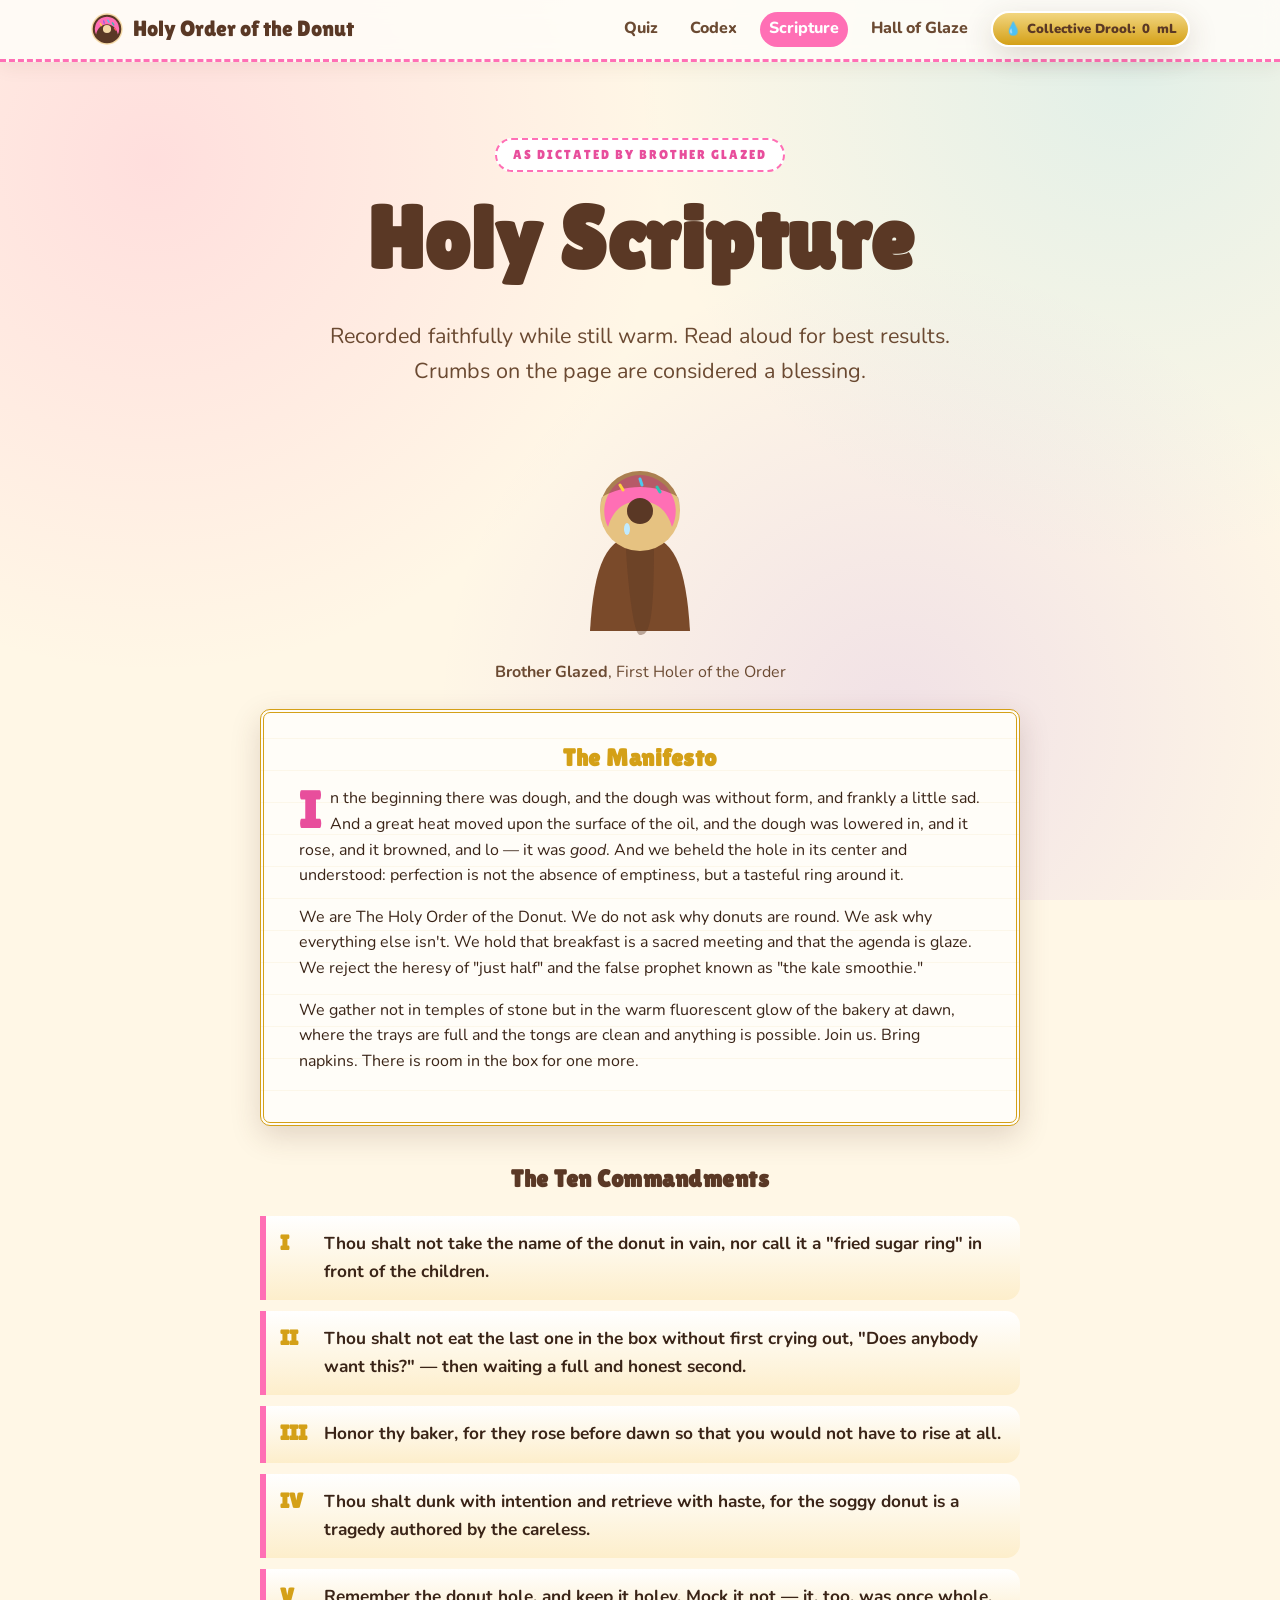
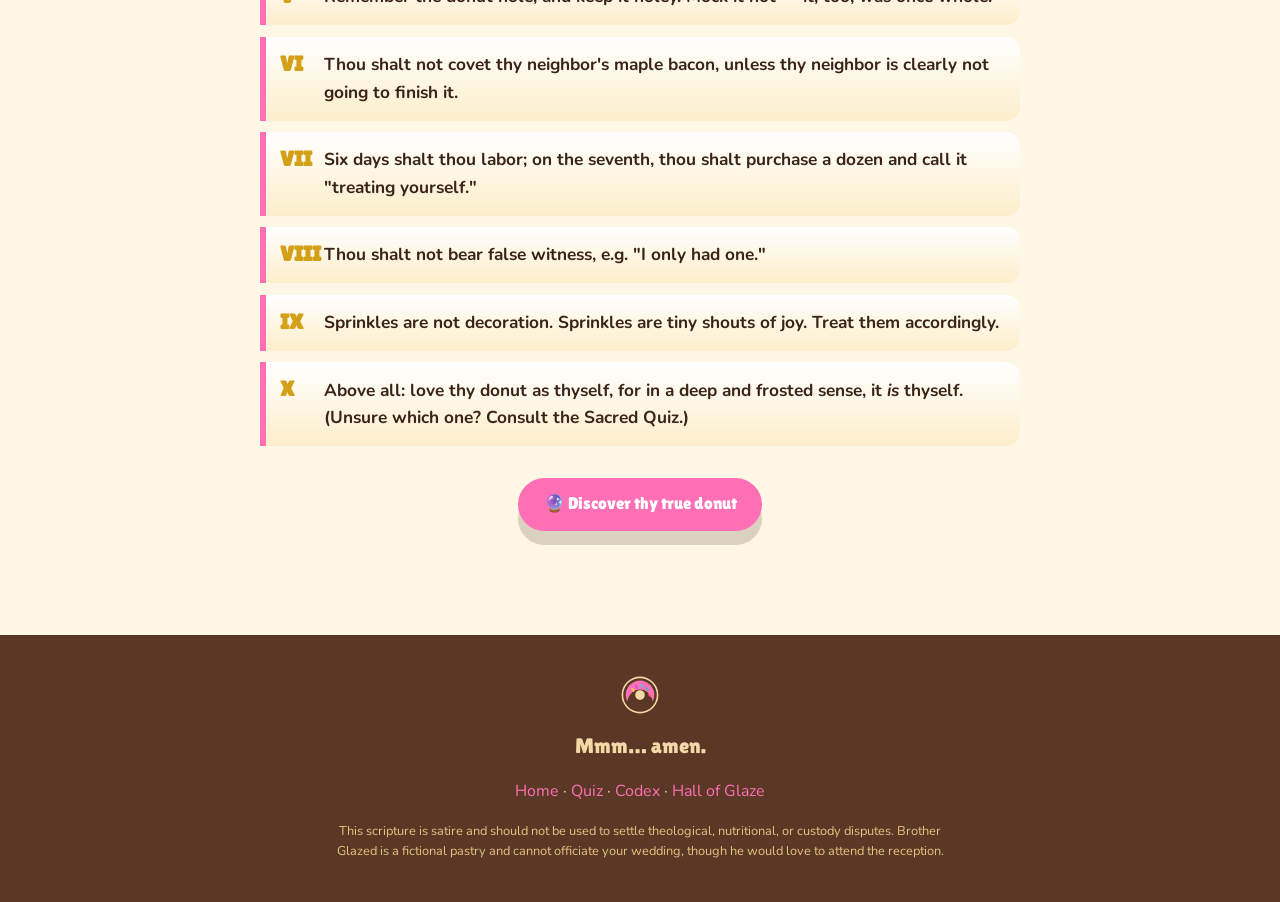
<file: scripture.html>
<!DOCTYPE html>
<html lang="en">
<head>
  <meta charset="UTF-8" />
  <meta name="viewport" content="width=device-width, initial-scale=1.0" />
  <title>Holy Scripture ⛪ — The Manifesto & Ten Commandments</title>
  <meta name="description" content="The sacred Manifesto and the Ten Commandments of the Donut, as delivered by Brother Glazed of The Holy Order of the Donut." />
  <link rel="icon" href="assets/favicon.svg" type="image/svg+xml" />
  <link rel="preconnect" href="https://fonts.googleapis.com" />
  <link rel="preconnect" href="https://fonts.gstatic.com" crossorigin />
  <link href="https://fonts.googleapis.com/css2?family=Lilita+One&family=Nunito:ital,wght@0,400;0,700;0,800;0,900;1,700&display=swap" rel="stylesheet" />
  <link rel="stylesheet" href="css/style.css" />
</head>
<body>
  <header class="site-header">
    <nav class="nav wrap" aria-label="Primary">
      <a class="brand" href="index.html">
        <img class="donut-mark" src="assets/favicon.svg" alt="" aria-hidden="true" />
        Holy Order of the Donut
      </a>
      <div class="nav-links">
        <a href="quiz.html">Quiz</a>
        <a href="codex.html">Codex</a>
        <a href="scripture.html">Scripture</a>
        <a href="hall-of-glaze.html">Hall of Glaze</a>
        <span class="drool-meter" title="Collective drool produced by pilgrims like you.">
          <span class="drop" aria-hidden="true">💧</span>
          Collective Drool: <span data-drool-count>0</span> mL
        </span>
      </div>
    </nav>
  </header>

  <main>
    <section class="hero wrap" style="padding-bottom:0.5rem;">
      <span class="kicker">As dictated by Brother Glazed</span>
      <h1>Holy Scripture</h1>
      <p class="lede">Recorded faithfully while still warm. Read aloud for best results. Crumbs on the page are considered a blessing.</p>
    </section>

    <section class="section wrap">
      <div class="scripture">

        <!-- Brother Glazed -->
        <div class="center" style="margin-bottom:1.5rem;">
          <svg width="150" height="170" viewBox="0 0 150 170" role="img" aria-label="Brother Glazed, a robed donut monk, drooling reverently.">
            <!-- robe -->
            <path d="M75 70c-34 0-46 30-50 96h100c-4-66-16-96-50-96z" fill="#7a4a2a"/>
            <path d="M75 70c-10 0-14 6-14 14s6 86 14 86 14-6 14-86-4-14-14-14z" fill="#5a3825" opacity="0.4"/>
            <!-- donut head -->
            <circle cx="75" cy="46" r="40" fill="#e6c281"/>
            <path d="M75 10a36 36 0 0 0-32 52c5-18 17-26 32-26s27 8 32 26A36 36 0 0 0 75 10z" fill="#ff6fb5"/>
            <circle cx="75" cy="46" r="13" fill="#5a3825"/>
            <!-- hood -->
            <path d="M35 46a40 40 0 0 1 80 0c0-8-2-14-2-14-10-6-24-10-38-10s-28 4-38 10c0 0-2 6-2 14z" fill="#7a4a2a" opacity="0.55"/>
            <!-- reverent drool -->
            <ellipse class="drip-drop" cx="62" cy="64" rx="3" ry="6" fill="#bfeaff"/>
            <!-- sprinkle halo -->
            <g stroke-width="3" stroke-linecap="round">
              <line x1="55" y1="20" x2="58" y2="25" stroke="#ffd23f"/>
              <line x1="92" y1="22" x2="95" y2="27" stroke="#2ec4b6"/>
              <line x1="75" y1="14" x2="77" y2="20" stroke="#4cc9f0"/>
            </g>
          </svg>
          <p class="muted"><strong>Brother Glazed</strong>, First Holer of the Order</p>
        </div>

        <article class="manuscript">
          <h2 class="center" style="color:var(--gold);">The Manifesto</h2>
          <p class="dropcap">In the beginning there was dough, and the dough was without form, and frankly a little sad. And a great heat moved upon the surface of the oil, and the dough was lowered in, and it rose, and it browned, and lo — it was <em>good</em>. And we beheld the hole in its center and understood: perfection is not the absence of emptiness, but a tasteful ring around it.</p>
          <p>We are The Holy Order of the Donut. We do not ask why donuts are round. We ask why everything else isn't. We hold that breakfast is a sacred meeting and that the agenda is glaze. We reject the heresy of "just half" and the false prophet known as "the kale smoothie."</p>
          <p>We gather not in temples of stone but in the warm fluorescent glow of the bakery at dawn, where the trays are full and the tongs are clean and anything is possible. Join us. Bring napkins. There is room in the box for one more.</p>
        </article>

        <h2 class="center" style="margin-top:2.5rem;">The Ten Commandments</h2>
        <ol class="commandments">
          <li>Thou shalt not take the name of the donut in vain, nor call it a "fried sugar ring" in front of the children.</li>
          <li>Thou shalt not eat the last one in the box without first crying out, "Does anybody want this?" — then waiting a full and honest second.</li>
          <li>Honor thy baker, for they rose before dawn so that you would not have to rise at all.</li>
          <li>Thou shalt dunk with intention and retrieve with haste, for the soggy donut is a tragedy authored by the careless.</li>
          <li>Remember the donut hole, and keep it holey. Mock it not — it, too, was once whole.</li>
          <li>Thou shalt not covet thy neighbor's maple bacon, unless thy neighbor is clearly not going to finish it.</li>
          <li>Six days shalt thou labor; on the seventh, thou shalt purchase a dozen and call it "treating yourself."</li>
          <li>Thou shalt not bear false witness, e.g. "I only had one."</li>
          <li>Sprinkles are not decoration. Sprinkles are tiny shouts of joy. Treat them accordingly.</li>
          <li>Above all: love thy donut as thyself, for in a deep and frosted sense, it <em>is</em> thyself. (Unsure which one? Consult the Sacred Quiz.)</li>
        </ol>

        <p class="center" style="margin-top:2rem;">
          <a class="btn" href="quiz.html" data-drool="5">🔮 Discover thy true donut</a>
        </p>
      </div>
    </section>
  </main>

  <footer class="site-footer">
    <img class="donut-mark" src="assets/favicon.svg" alt="" aria-hidden="true" />
    <p style="font-family:var(--font-display);font-size:1.3rem;margin:0.4rem 0;">Mmm… amen.</p>
    <p><a href="index.html">Home</a> · <a href="quiz.html">Quiz</a> · <a href="codex.html">Codex</a> · <a href="hall-of-glaze.html">Hall of Glaze</a></p>
    <p class="fine">This scripture is satire and should not be used to settle theological, nutritional, or custody disputes. Brother Glazed is a fictional pastry and cannot officiate your wedding, though he would love to attend the reception.</p>
  </footer>

  <script src="js/main.js"></script>
</body>
</html>
</file>
<file: css/style.css>
/* ============================================================
   THE HOLY ORDER OF THE DONUT — Design System
   One stylesheet to glaze them all.
   ============================================================ */

/* ---------- Tokens ---------- */
:root {
  /* Palette */
  --frosting-pink: #ff6fb5;
  --frosting-pink-deep: #e84e9c;
  --choco: #5a3825;
  --choco-dark: #3a2417;
  --dough: #f4d9a6;
  --dough-dark: #e6c281;
  --glaze-cream: #fff7e6;
  --glaze-cream-2: #fdeecb;

  /* Sprinkles */
  --sprinkle-red: #ff5d5d;
  --sprinkle-yellow: #ffd23f;
  --sprinkle-teal: #2ec4b6;
  --sprinkle-purple: #9b5de5;
  --sprinkle-blue: #4cc9f0;

  /* Ink + paper */
  --ink: #3a2417;
  --ink-soft: #6b4a32;
  --paper: #fffdf8;
  --gold: #d4a017;
  --gold-light: #f2d680;

  /* System */
  --maxw: 1100px;
  --radius: 22px;
  --shadow-soft: 0 10px 30px rgba(90, 56, 37, 0.18);
  --shadow-pop: 0 14px 0 rgba(58, 36, 23, 0.18);
  --font-display: "Lilita One", "Fredoka", system-ui, sans-serif;
  --font-body: "Nunito", system-ui, -apple-system, sans-serif;
}

/* ---------- Reset-ish ---------- */
*, *::before, *::after { box-sizing: border-box; }
html { scroll-behavior: smooth; }
body {
  margin: 0;
  font-family: var(--font-body);
  color: var(--ink);
  line-height: 1.6;
  background:
    radial-gradient(circle at 12% 18%, rgba(255,111,181,0.18), transparent 38%),
    radial-gradient(circle at 88% 8%, rgba(76,201,240,0.16), transparent 35%),
    radial-gradient(circle at 70% 80%, rgba(155,93,229,0.14), transparent 40%),
    var(--glaze-cream);
  background-attachment: fixed;
  overflow-x: hidden;
}

h1, h2, h3, .display {
  font-family: var(--font-display);
  letter-spacing: 0.5px;
  line-height: 1.05;
  color: var(--choco);
  margin: 0 0 0.4em;
  text-wrap: balance;
}
a { color: var(--frosting-pink-deep); text-decoration: none; }
a:hover { text-decoration: underline; }
img, svg { max-width: 100%; }

.wrap { width: min(var(--maxw), 92vw); margin-inline: auto; }
.center { text-align: center; }
.muted { color: var(--ink-soft); }

/* ---------- Header / Nav ---------- */
.site-header {
  position: sticky;
  top: 0;
  z-index: 50;
  background: rgba(255, 253, 248, 0.86);
  backdrop-filter: blur(10px);
  border-bottom: 3px dashed var(--frosting-pink);
  box-shadow: 0 4px 20px rgba(90,56,37,0.08);
}
.nav {
  display: flex;
  align-items: center;
  gap: 0.5rem 1.2rem;
  flex-wrap: wrap;
  padding: 0.7rem 0;
}
.brand {
  display: flex;
  align-items: center;
  gap: 0.55rem;
  font-family: var(--font-display);
  font-size: 1.35rem;
  color: var(--choco);
  text-decoration: none;
  white-space: nowrap;
}
.brand:hover { text-decoration: none; }
.brand .donut-mark { width: 34px; height: 34px; animation: spin 9s linear infinite; }
.nav-links {
  display: flex;
  gap: 0.3rem 0.9rem;
  flex-wrap: wrap;
  margin-left: auto;
  align-items: center;
}
.nav-links a {
  font-weight: 800;
  color: var(--ink-soft);
  padding: 0.3rem 0.55rem;
  border-radius: 999px;
  text-decoration: none;
  transition: background 0.15s, color 0.15s, transform 0.1s;
}
.nav-links a:hover { background: var(--dough); color: var(--choco); transform: translateY(-1px); }
.nav-links a.active { background: var(--frosting-pink); color: #fff; }

/* Drool-o-Meter */
.drool-meter {
  display: inline-flex;
  align-items: center;
  gap: 0.4rem;
  font-weight: 900;
  font-size: 0.82rem;
  color: var(--choco);
  background: linear-gradient(180deg, var(--gold-light), var(--gold));
  padding: 0.35rem 0.7rem;
  border-radius: 999px;
  border: 2px solid #fff;
  box-shadow: var(--shadow-soft);
  white-space: nowrap;
  cursor: help;
}
.drool-meter .drop { animation: bob 2.2s ease-in-out infinite; }

/* ---------- Buttons ---------- */
.btn {
  display: inline-block;
  font-family: var(--font-display);
  font-size: 1.05rem;
  color: #fff;
  background: var(--frosting-pink);
  border: none;
  padding: 0.8rem 1.6rem;
  border-radius: 999px;
  cursor: pointer;
  box-shadow: var(--shadow-pop);
  transition: transform 0.08s ease, filter 0.15s;
  text-decoration: none;
}
.btn:hover { transform: translateY(-2px) rotate(-1deg); filter: saturate(1.1); text-decoration: none; }
.btn:active { transform: translateY(2px); box-shadow: 0 6px 0 rgba(58,36,23,0.18); }
.btn.choco { background: var(--choco); }
.btn.ghost { background: #fff; color: var(--choco); border: 3px solid var(--frosting-pink); box-shadow: none; }
.btn.big { font-size: 1.3rem; padding: 1rem 2.2rem; }

/* ---------- Cards ---------- */
.card {
  background: var(--paper);
  border: 3px solid var(--dough-dark);
  border-radius: var(--radius);
  padding: 1.4rem;
  box-shadow: var(--shadow-soft);
}
.card-grid {
  display: grid;
  grid-template-columns: repeat(auto-fit, minmax(240px, 1fr));
  gap: 1.2rem;
}

/* Tappable nav cards */
.rabbit-hole {
  display: block;
  text-decoration: none;
  color: inherit;
  transition: transform 0.12s ease, box-shadow 0.12s;
  position: relative;
  overflow: hidden;
}
.rabbit-hole:hover { transform: translateY(-6px) rotate(-0.6deg); box-shadow: 0 18px 40px rgba(90,56,37,0.22); text-decoration: none; }
.rabbit-hole h3 { margin-bottom: 0.2rem; }
.rabbit-hole .emoji { font-size: 2.6rem; display: block; line-height: 1; margin-bottom: 0.5rem; }
.rabbit-hole .go { font-family: var(--font-display); color: var(--frosting-pink-deep); }

/* ---------- Hero ---------- */
.hero { text-align: center; padding: clamp(2rem, 6vw, 5rem) 0 2.5rem; position: relative; }
.hero h1 { font-size: clamp(2.6rem, 8vw, 5.5rem); }
.hero .kicker {
  display: inline-block;
  font-family: var(--font-display);
  letter-spacing: 2px;
  text-transform: uppercase;
  color: var(--frosting-pink-deep);
  background: #fff;
  border: 2px dashed var(--frosting-pink);
  padding: 0.3rem 1rem;
  border-radius: 999px;
  font-size: 0.8rem;
  margin-bottom: 1.2rem;
}
.hero .lede { font-size: clamp(1.05rem, 2.4vw, 1.35rem); max-width: 640px; margin: 0.6rem auto 1.8rem; color: var(--ink-soft); }

.hero-donut { width: min(340px, 70vw); margin: 0 auto 1rem; display: block; }
.hero-donut .spinner { animation: spin 14s linear infinite; transform-origin: center; }

/* ---------- Fact ticker ---------- */
.fact {
  margin: 2.5rem auto;
  max-width: 720px;
  text-align: center;
  font-size: 1.15rem;
  font-style: italic;
  color: var(--choco);
  background: linear-gradient(180deg, #fff, var(--glaze-cream-2));
  border: 3px dotted var(--frosting-pink);
  border-radius: var(--radius);
  padding: 1.3rem 1.6rem;
}
.fact .label { font-family: var(--font-display); font-style: normal; display:block; color: var(--frosting-pink-deep); font-size: 0.8rem; letter-spacing: 2px; text-transform: uppercase; margin-bottom: 0.4rem; }

/* ---------- Section headings ---------- */
.section { padding: 2.5rem 0; }
.section > h2 { font-size: clamp(1.8rem, 5vw, 3rem); text-align: center; }
.section .sub { text-align:center; color: var(--ink-soft); max-width: 600px; margin: 0 auto 2rem; }

/* ---------- Footer ---------- */
.site-footer {
  margin-top: 3rem;
  padding: 2.5rem 0;
  background: var(--choco);
  color: var(--dough);
  text-align: center;
}
.site-footer a { color: var(--frosting-pink); }
.site-footer .fine { font-size: 0.8rem; color: var(--dough-dark); max-width: 640px; margin: 1rem auto 0; }
.site-footer .donut-mark { width: 40px; animation: spin 12s linear infinite; }

/* ---------- Wax seal stamp ---------- */
.seal {
  display: inline-grid;
  place-items: center;
  width: 92px; height: 92px;
  border-radius: 50%;
  background: radial-gradient(circle at 35% 30%, var(--sprinkle-red), #b3001b);
  color: #ffe;
  font-family: var(--font-display);
  font-size: 0.62rem;
  text-align: center;
  line-height: 1.1;
  transform: rotate(-12deg);
  box-shadow: inset 0 0 0 4px rgba(255,255,255,0.25), var(--shadow-soft);
  text-transform: uppercase;
  letter-spacing: 1px;
  padding: 0.4rem;
}

/* ---------- Quiz ---------- */
.quiz-stage { max-width: 720px; margin: 0 auto; }
.progress-box {
  display: flex; gap: 6px; justify-content: center; margin: 1.2rem 0 2rem;
}
.progress-box .pip {
  width: 26px; height: 26px; border-radius: 50%;
  background: #fff; border: 3px solid var(--dough-dark);
  position: relative; transition: transform 0.2s;
}
.progress-box .pip::after {
  content:""; position:absolute; inset: 6px; border-radius: 50%; background: var(--glaze-cream);
}
.progress-box .pip.done { background: var(--frosting-pink); border-color: var(--frosting-pink-deep); transform: scale(1.05); }
.progress-box .pip.done::after { background: var(--frosting-pink-deep); }

.question { font-size: clamp(1.4rem, 4vw, 2.1rem); text-align: center; margin-bottom: 1.6rem; }
.answers { display: grid; gap: 0.8rem; }
.answer {
  font-family: var(--font-body);
  font-weight: 800;
  font-size: 1.05rem;
  text-align: left;
  background: var(--paper);
  border: 3px solid var(--dough-dark);
  border-radius: 16px;
  padding: 0.9rem 1.1rem;
  cursor: pointer;
  color: var(--ink);
  transition: transform 0.1s, background 0.12s, border-color 0.12s;
}
.answer:hover { background: var(--dough); transform: translateX(4px); border-color: var(--frosting-pink); }
.answer .pick { color: var(--frosting-pink-deep); margin-right: 0.4rem; font-family: var(--font-display); }

/* Result card */
.result-card {
  text-align: center;
  background: linear-gradient(180deg, #fff, var(--glaze-cream-2));
  border: 4px solid var(--frosting-pink);
  border-radius: var(--radius);
  padding: 2rem 1.6rem;
  position: relative;
  overflow: hidden;
}
.result-card .crown { font-size: 0.8rem; letter-spacing: 2px; text-transform: uppercase; color: var(--frosting-pink-deep); font-family: var(--font-display); }
.result-card h2 { font-size: clamp(2rem, 7vw, 3.4rem); margin: 0.3rem 0 0.1rem; }
.result-card .latin { font-style: italic; color: var(--ink-soft); margin-bottom: 1rem; }
.result-card .spirit { font-size: 5rem; line-height: 1; margin: 0.4rem 0; }
.result-card .reading { font-size: 1.1rem; max-width: 520px; margin: 0 auto 1rem; }
.result-card .soulmate { font-weight: 900; color: var(--choco); }
.result-actions { display:flex; gap: 0.8rem; justify-content:center; flex-wrap: wrap; margin-top: 1.4rem; }

.toast {
  position: fixed; left: 50%; bottom: 28px; transform: translateX(-50%) translateY(120%);
  background: var(--choco); color: #fff; padding: 0.7rem 1.3rem; border-radius: 999px;
  font-weight: 800; box-shadow: var(--shadow-soft); z-index: 200; transition: transform 0.35s cubic-bezier(.2,1.4,.4,1);
}
.toast.show { transform: translateX(-50%) translateY(0); }

/* ---------- Codex ---------- */
.specimen { position: relative; }
.specimen .donut-art { width: 110px; height: 110px; display:block; margin: 0 auto 0.6rem; }
.specimen h3 { text-align:center; margin-bottom: 0.1rem; }
.specimen .binom { text-align:center; font-style: italic; color: var(--ink-soft); font-size: 0.9rem; margin-bottom: 0.8rem; }
.specimen dl { margin: 0; font-size: 0.92rem; }
.specimen dt { font-family: var(--font-display); color: var(--frosting-pink-deep); font-size: 0.72rem; text-transform: uppercase; letter-spacing: 1px; margin-top: 0.6rem; }
.specimen dd { margin: 0; }
.status-pill { display:inline-block; font-weight: 900; font-size: 0.75rem; padding: 0.15rem 0.6rem; border-radius: 999px; background: var(--sprinkle-red); color:#fff; }

/* ---------- Scripture ---------- */
.scripture { max-width: 760px; margin: 0 auto; }
.manuscript {
  background:
    repeating-linear-gradient(0deg, transparent, transparent 31px, rgba(212,160,23,0.12) 32px),
    var(--paper);
  border: 4px double var(--gold);
  border-radius: 10px;
  padding: 2rem 2.2rem;
  box-shadow: var(--shadow-soft);
}
.manuscript .dropcap::first-letter {
  font-family: var(--font-display);
  font-size: 3.4rem;
  float: left;
  line-height: 0.8;
  padding: 0.1rem 0.5rem 0 0;
  color: var(--frosting-pink-deep);
}
.commandments { counter-reset: cmd; list-style: none; padding: 0; margin: 1.5rem 0; }
.commandments li {
  counter-increment: cmd;
  position: relative;
  padding: 0.9rem 1rem 0.9rem 3.6rem;
  margin-bottom: 0.7rem;
  background: linear-gradient(180deg, #fff, var(--glaze-cream-2));
  border-left: 6px solid var(--frosting-pink);
  border-radius: 0 14px 14px 0;
  font-size: 1.08rem;
  font-weight: 700;
}
.commandments li::before {
  content: counter(cmd, upper-roman);
  position: absolute; left: 0.9rem; top: 0.7rem;
  font-family: var(--font-display);
  color: var(--gold);
  font-size: 1.3rem;
}

/* ---------- Hall of Glaze ---------- */
.leaderboard { max-width: 720px; margin: 0 auto; list-style: none; padding: 0; }
.leaderboard li {
  display: flex; align-items: center; gap: 1rem;
  background: var(--paper);
  border: 3px solid var(--dough-dark);
  border-radius: 16px;
  padding: 0.9rem 1.2rem;
  margin-bottom: 0.7rem;
}
.leaderboard .rank { font-family: var(--font-display); font-size: 1.6rem; color: var(--frosting-pink-deep); min-width: 2.2rem; }
.leaderboard .who { font-weight: 900; }
.leaderboard .score { margin-left: auto; font-weight: 900; color: var(--choco); white-space: nowrap; }
.leaderboard li.you { border-color: var(--frosting-pink); background: linear-gradient(180deg,#fff,var(--glaze-cream-2)); box-shadow: var(--shadow-soft); }
.rank-badge { text-align:center; margin: 0 auto 2rem; max-width: 520px; }

/* ---------- 404 ---------- */
.lost { text-align:center; padding: 4rem 0; }
.lost h1 { font-size: clamp(4rem, 18vw, 11rem); color: var(--frosting-pink); margin: 0; }
.lost .bitten { width: min(260px, 60vw); margin: 1rem auto; }

/* ---------- Sprinkle confetti ---------- */
.sprinkle {
  position: fixed;
  width: 10px; height: 4px;
  border-radius: 2px;
  pointer-events: none;
  z-index: 9999;
  will-change: transform, opacity;
}

/* ---------- Animations ---------- */
@keyframes spin { to { transform: rotate(360deg); } }
@keyframes bob { 0%,100% { transform: translateY(0); } 50% { transform: translateY(3px); } }
@keyframes wobble { 0%,100%{transform:rotate(0)} 25%{transform:rotate(-3deg)} 75%{transform:rotate(3deg)} }
@keyframes drip {
  0% { transform: translateY(0) scaleY(0.6); opacity: 0; }
  20% { opacity: 1; }
  100% { transform: translateY(26px) scaleY(1.3); opacity: 0; }
}
.drip-drop { transform-origin: top center; animation: drip 2.6s ease-in infinite; }
.drip-drop.d2 { animation-delay: 0.9s; }
.drip-drop.d3 { animation-delay: 1.7s; }

/* ---------- Reduced motion ---------- */
@media (prefers-reduced-motion: reduce) {
  *, *::before, *::after { animation-duration: 0.001ms !important; animation-iteration-count: 1 !important; scroll-behavior: auto !important; }
  .hero-donut .spinner, .brand .donut-mark, .site-footer .donut-mark { animation: none !important; }
}

/* ---------- Small screens ---------- */
@media (max-width: 560px) {
  .nav-links { width: 100%; margin-left: 0; justify-content: center; }
  .drool-meter { order: -1; }
}
</file>
